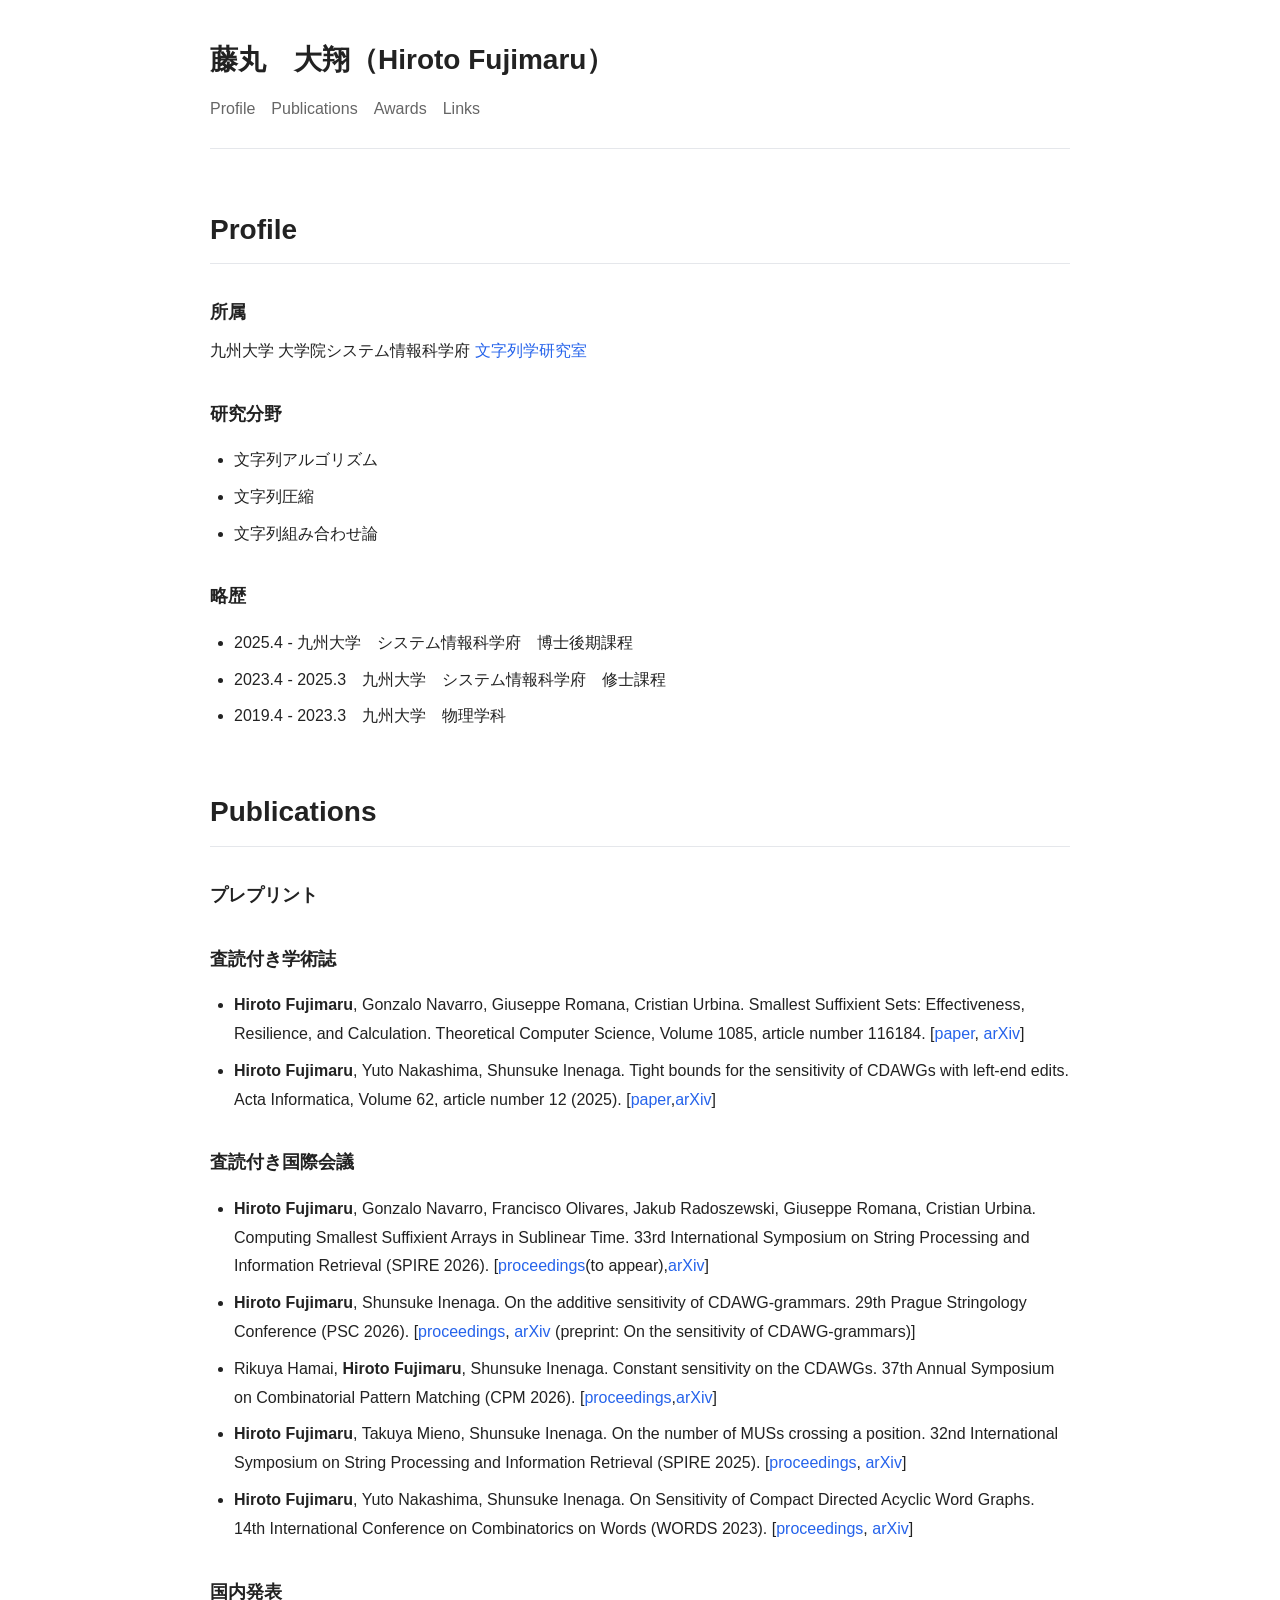
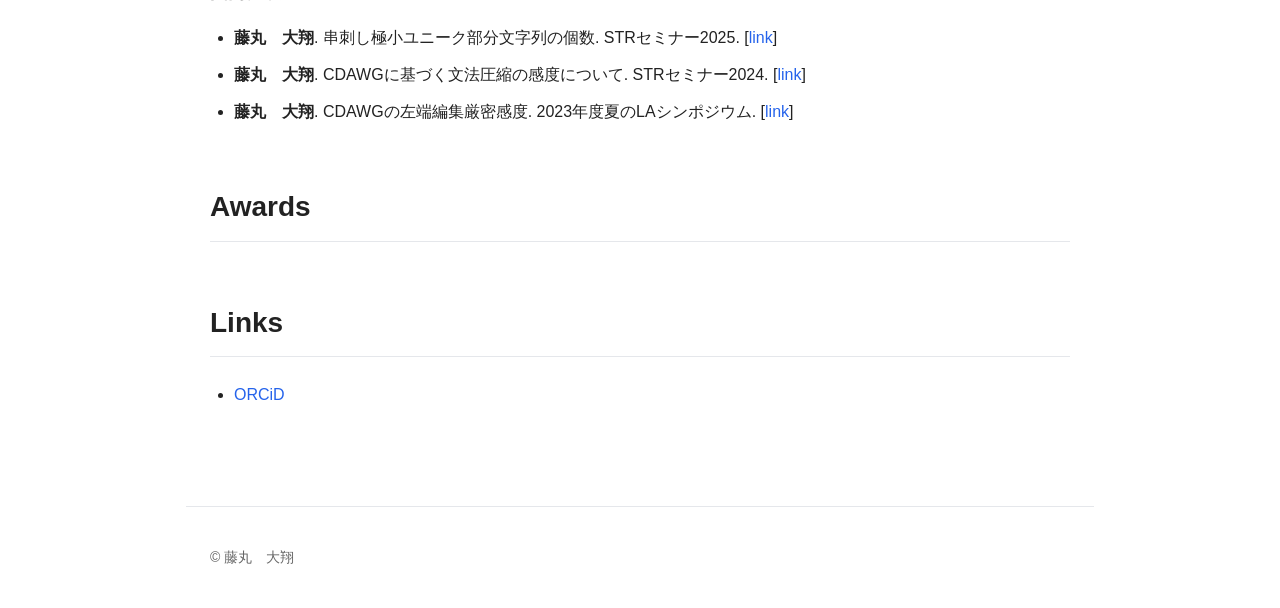
<file: index.html>
<!doctype html>
<html lang="ja">
<head>
  <meta charset="utf-8">
  <meta name="viewport" content="width=device-width, initial-scale=1">
  <title>藤丸　大翔 | Portfolio</title>
  <meta name="description" content="藤丸大翔（Hiroto Fujimaru）の研究者ポートフォリオ。文字列アルゴリズム・文字列圧縮・文字列組み合わせ論の研究業績を紹介。">

  <link rel="stylesheet" href="style.css">
</head>

<body>
  <div class="content">
    <header class="site-header">
      <h1>藤丸　大翔（Hiroto Fujimaru）</h1>

      <nav class="header-nav">
        <a href="#profile">Profile</a>
        <a href="#publications">Publications</a>
        <a href="#awards">Awards</a>
        <a href="#links">Links</a>
      </nav>
    </header>

    <main>
      <section id="profile" class="section">
        <h2>Profile</h2>

        <h3>所属</h3>
          九州大学 大学院システム情報科学府
           <a href="https://sites.google.com/view/strads-qu/home">文字列学研究室</a>

        <h3>研究分野</h3>
        <ul>
          <li>文字列アルゴリズム</li>
          <li>文字列圧縮</li>
          <li>文字列組み合わせ論</li>
        </ul>
        <h3>略歴</h3>
        <ul>
          <li>2025.4 - 九州大学　システム情報科学府　博士後期課程</li>
          <li>2023.4 - 2025.3　九州大学　システム情報科学府　修士課程</li>
          <li>2019.4 - 2023.3　九州大学　物理学科</li>
        </ul>
      </section>

      <section id="publications" class="section">
        <h2>Publications</h2>

        <h3>プレプリント</h3>
        <ul>
          
        </ul>

        <h3>査読付き学術誌</h3>
          <ul>
          <li>
            <strong>Hiroto Fujimaru</strong>, Gonzalo Navarro, Giuseppe Romana, Cristian Urbina.
            Smallest Suffixient Sets: Effectiveness, Resilience, and Calculation.
            Theoretical Computer Science, Volume 1085, article number 116184.
            [<a href="https://www.sciencedirect.com/science/article/pii/S0304397526004135">paper</a>, <a href="https://arxiv.org/abs/2506.05638">arXiv</a>]
          </li>
          <li>
            <strong>Hiroto Fujimaru</strong>, Yuto Nakashima, Shunsuke Inenaga.
            Tight bounds for the sensitivity of CDAWGs with left-end edits.
            Acta Informatica, Volume 62, article number 12 (2025).
            [<a href="https://link.springer.com/article/10.1007/s00236-025-00478-y">paper</a>,<a href="https://arxiv.org/abs/2303.01726v5">arXiv</a>]
          </li>
          </ul>
        <h3>査読付き国際会議</h3>
        <ul>
          <li>
            <strong>Hiroto Fujimaru</strong>, Gonzalo Navarro, Francisco Olivares, Jakub Radoszewski, Giuseppe Romana, Cristian Urbina.
            Computing Smallest Suffixient Arrays in Sublinear Time.
            33rd International Symposium on String Processing and Information Retrieval (SPIRE 2026).
            [<a href="#">proceedings</a>(to appear),<a href="https://arxiv.org/abs/2607.00204">arXiv</a>]
          </li>
          <li>
            <strong>Hiroto Fujimaru</strong>, Shunsuke Inenaga.
            On the additive sensitivity of CDAWG-grammars.
            29th Prague Stringology Conference (PSC 2026).
            [<a href="https://www.stringology.org/event/2026/p05.html">proceedings</a>, <a href="https://arxiv.org/abs/2503.02415">arXiv</a> (preprint: On the sensitivity of CDAWG-grammars)]
          </li>
          <li>
            Rikuya Hamai, <strong>Hiroto Fujimaru</strong>, Shunsuke Inenaga.
            Constant sensitivity on the CDAWGs.
           37th Annual Symposium on Combinatorial Pattern Matching (CPM 2026).
            [<a href="https://drops.dagstuhl.de/entities/document/10.4230/LIPIcs.CPM.2026.8">proceedings</a>,<a href="https://arxiv.org/abs/2502.05915">arXiv</a>]
          </li>
          <li>
            <strong>Hiroto Fujimaru</strong>, Takuya Mieno, Shunsuke Inenaga.
            On the number of MUSs crossing a position.
           32nd International Symposium on String Processing and Information Retrieval (SPIRE 2025).
            [<a href="https://link.springer.com/chapter/10.1007/978-3-032-05228-5_11">proceedings</a>, <a href="https://arxiv.org/abs/2508.16092">arXiv</a>]
          </li>
          <li>
            <strong>Hiroto Fujimaru</strong>, Yuto Nakashima, Shunsuke Inenaga.
            On Sensitivity of Compact Directed Acyclic Word Graphs.
           14th International Conference on Combinatorics on Words (WORDS 2023).
            [<a href="https://link.springer.com/chapter/10.1007/978-3-031-33180-0_13">proceedings</a>, <a href="https://arxiv.org/abs/2303.01726v2">arXiv</a>]
          </li>
        </ul>

        <h3>国内発表</h3>
        <ul>
          <li>
            <strong>藤丸　大翔</strong>.
            串刺し極小ユニーク部分文字列の個数.
            STRセミナー2025.
            [<a href="https://str-seminar.github.io/2025/index.html">link</a>]
          </li>
          <li>
            <strong>藤丸　大翔</strong>.
            CDAWGに基づく文法圧縮の感度について.
            STRセミナー2024.
            [<a href="https://sites.google.com/view/str2024sapporo#h.zbkjpojqd9g">link</a>]
          </li>
          <li>
            <strong>藤丸　大翔</strong>.
            CDAWGの左端編集厳密感度.
            2023年度夏のLAシンポジウム.
            [<a href="https://la-symposium.github.io/2023/summer.html">link</a>]
          </li>
        </ul>
      </section>

      <section id="awards" class="section">
        <h2>Awards</h2>
        <ul>
        </ul>
      </section>

      <section id="links" class="section">
        <h2>Links</h2>
        <ul>
           <li>
           <a href="https://orcid.org/0009-0001-0690-7442">ORCiD</a>
           </li>
        </ul>
      </section>
    </main>
  </div>

  <footer>
    <p>&copy; 藤丸　大翔</p>
  </footer>

  <script src="script.js"></script>
</body>
</html>
</file>
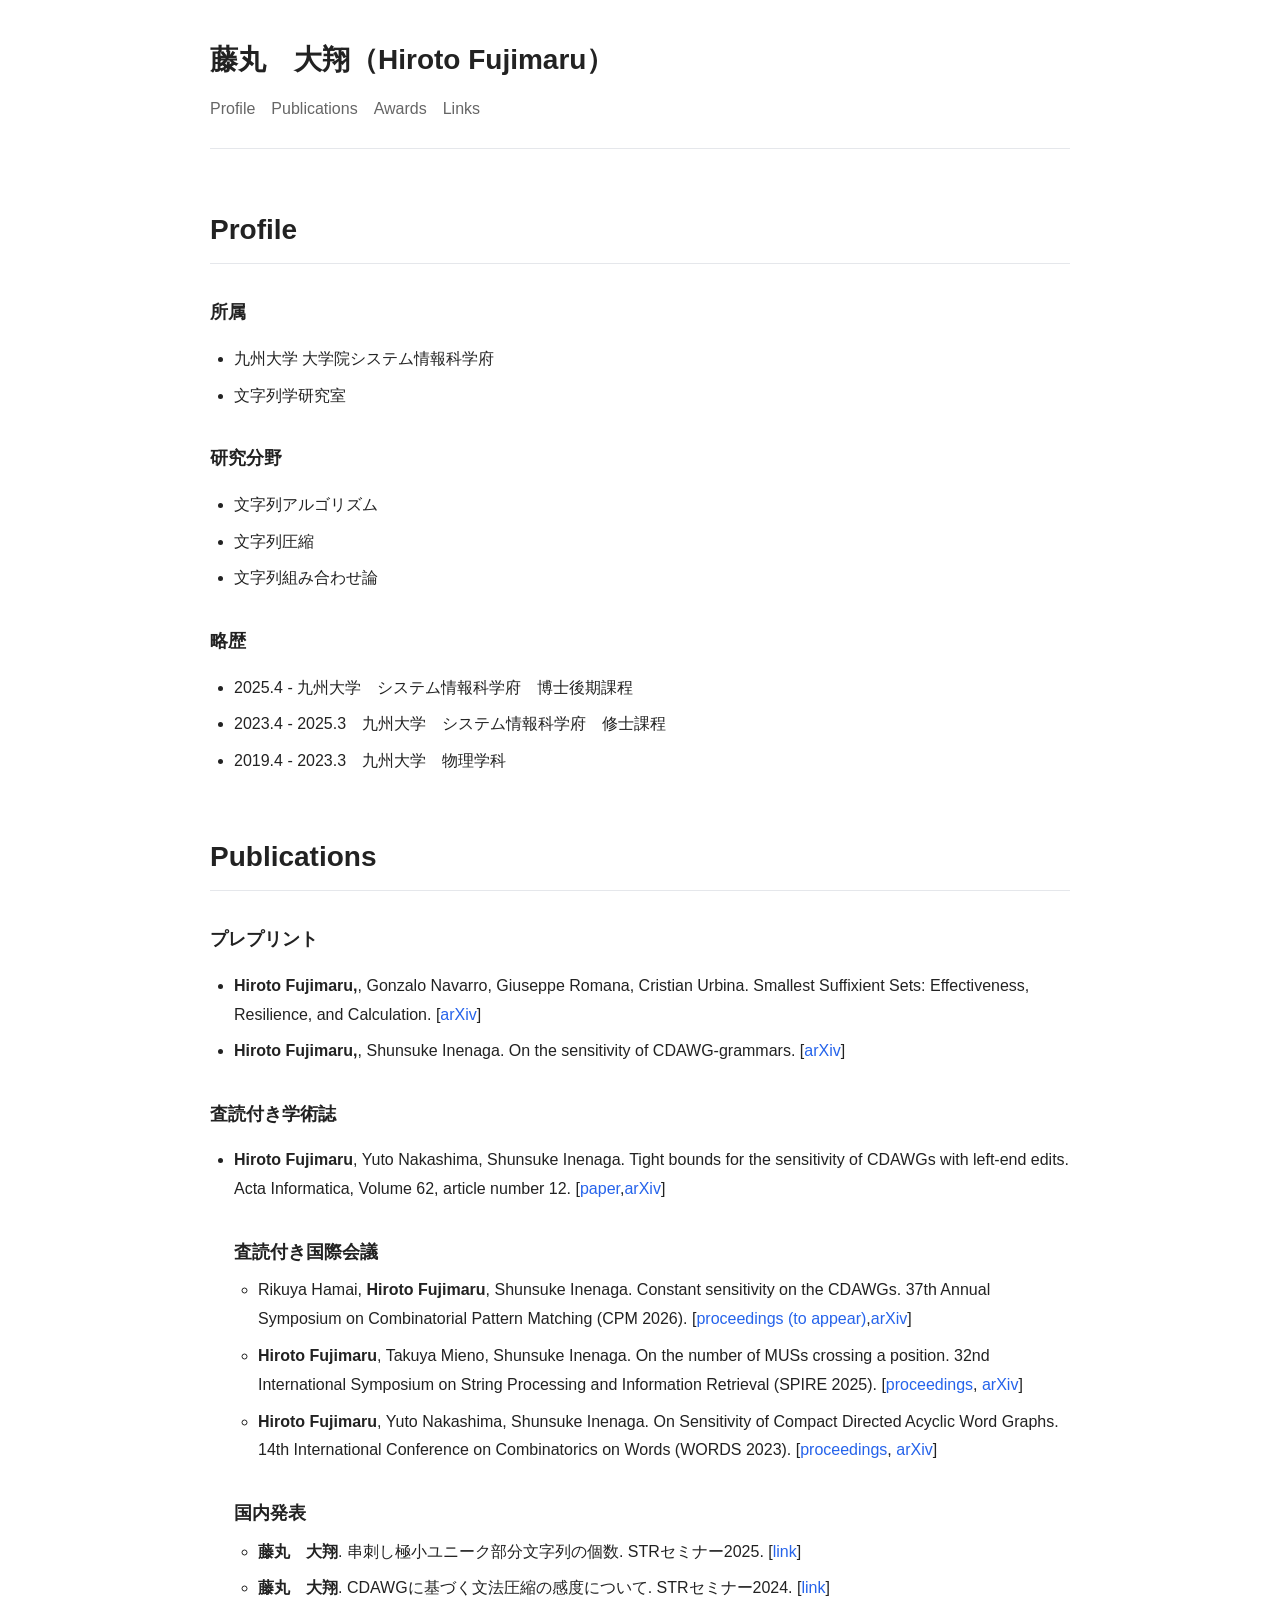
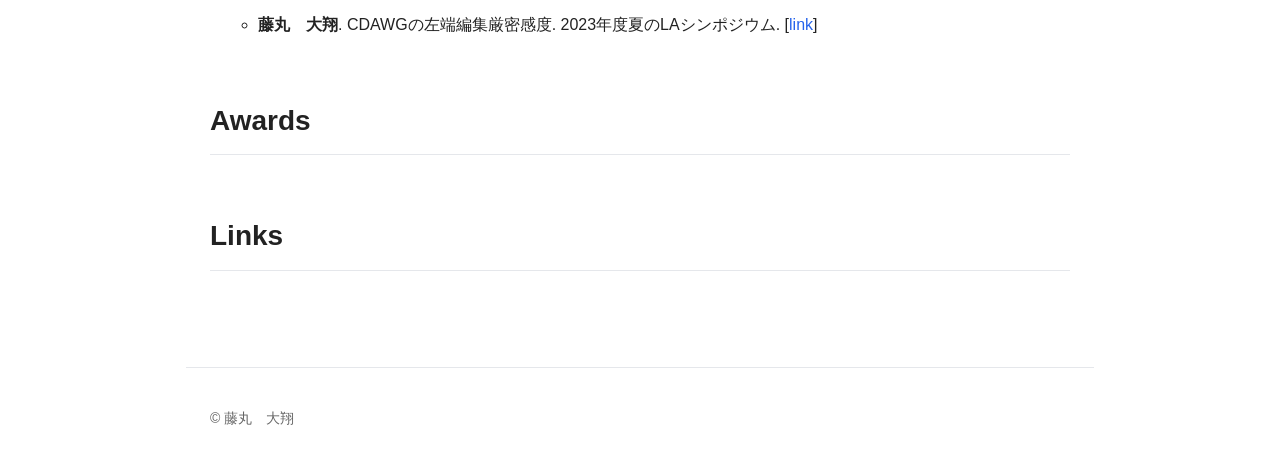
<file: inedx.html>
<!doctype html>
<html lang="ja">
<head>
  <meta charset="utf-8">
  <meta name="viewport" content="width=device-width, initial-scale=1">
  <title>藤丸　大翔 | Portfolio</title>
  <meta name="description" content="あなたの名前のポートフォリオサイト">

  <link rel="stylesheet" href="style.css">
</head>

<body>
  <div class="content">
    <header class="site-header">
      <h1>藤丸　大翔（Hiroto Fujimaru）</h1>

      <nav class="header-nav">
        <a href="#profile">Profile</a>
        <a href="#publications">Publications</a>
        <a href="#awards">Awards</a>
        <a href="#links">Links</a>
      </nav>
    </header>

    <main>
      <section id="profile" class="section">
        <h2>Profile</h2>

        <h3>所属</h3>
        <ul>
          <li>九州大学 大学院システム情報科学府</li>
          <li>文字列学研究室</li>
        </ul>

        <h3>研究分野</h3>
        <ul>
          <li>文字列アルゴリズム</li>
          <li>文字列圧縮</li>
          <li>文字列組み合わせ論</li>
        </ul>

        <h3>略歴</h3>
        <ul>
          <li>2025.4 - 九州大学　システム情報科学府　博士後期課程</li>
          <li>2023.4 - 2025.3　九州大学　システム情報科学府　修士課程</li>
          <li>2019.4 - 2023.3　九州大学　物理学科</li>
        </ul>
      </section>

      <section id="publications" class="section">
        <h2>Publications</h2>

        <h3>プレプリント</h3>
        <ul>
          <li>
            <strong>Hiroto Fujimaru,</strong>, Gonzalo Navarro, Giuseppe Romana, Cristian Urbina.
            Smallest Suffixient Sets: Effectiveness, Resilience, and Calculation.
            [<a href="https://arxiv.org/abs/2506.05638">arXiv</a>]
          </li>
          <li>
            <strong>Hiroto Fujimaru,</strong>, Shunsuke Inenaga.
            On the sensitivity of CDAWG-grammars.
            [<a href="https://arxiv.org/abs/2503.02415">arXiv</a>]
          </li>
        </ul>

        <h3>査読付き学術誌</h3>
          <ul>
          <li>
            <strong>Hiroto Fujimaru</strong>, Yuto Nakashima, Shunsuke Inenaga.
            Tight bounds for the sensitivity of CDAWGs with left-end edits.
            Acta Informatica, Volume 62, article number 12.
            [<a href="https://link.springer.com/article/10.1007/s00236-025-00478-y">paper</a>,<a href="https://arxiv.org/abs/2303.01726v5">arXiv</a>]
          </li>
        <h3>査読付き国際会議</h3>
        <ul>
          <li>
            Rikuya Hamai, <strong>Hiroto Fujimaru</strong>, Shunsuke Inenaga.
            Constant sensitivity on the CDAWGs.
           37th Annual Symposium on Combinatorial Pattern Matching (CPM 2026).
            [<a href="#">proceedings (to appear)</a>,<a href="https://arxiv.org/abs/2502.05915">arXiv</a>]
          </li>
          <li>
            <strong>Hiroto Fujimaru</strong>, Takuya Mieno, Shunsuke Inenaga.
            On the number of MUSs crossing a position.
           32nd International Symposium on String Processing and Information Retrieval (SPIRE 2025).
            [<a href="https://link.springer.com/chapter/10.1007/978-3-032-05228-5_11">proceedings</a>, <a href="https://arxiv.org/abs/2508.16092">arXiv</a>]
          </li>
          <li>
            <strong>Hiroto Fujimaru</strong>, Yuto Nakashima, Shunsuke Inenaga.
            On Sensitivity of Compact Directed Acyclic Word Graphs.
           14th International Conference on Combinatorics on Words (WORDS 2023).
            [<a href="https://link.springer.com/chapter/10.1007/978-3-031-33180-0_13">proceedings</a>, <a href="https://arxiv.org/abs/2303.01726v2">arXiv</a>]
          </li>
        </ul>

        <h3>国内発表</h3>
        <ul>
          <li>
            <strong>藤丸　大翔</strong>.
            串刺し極小ユニーク部分文字列の個数.
            STRセミナー2025.
            [<a href="https://str-seminar.github.io/2025/index.html">link</a>]
          </li>
          <li>
            <strong>藤丸　大翔</strong>.
            CDAWGに基づく文法圧縮の感度について.
            STRセミナー2024.
            [<a href="https://sites.google.com/view/str2024sapporo#h.zbkjpojqd9g">link</a>]
          </li>
          <li>
            <strong>藤丸　大翔</strong>.
            CDAWGの左端編集厳密感度.
            2023年度夏のLAシンポジウム.
            [<a href="https://la-symposium.github.io/2023/summer.html">link</a>]
          </li>
        </ul>
      </section>

      <section id="awards" class="section">
        <h2>Awards</h2>
        <ul>
        </ul>
      </section>

      <section id="links" class="section">
        <h2>Links</h2>
        <ul>
        </ul>
      </section>
    </main>
  </div>

  <footer>
    <p>&copy; 藤丸　大翔</p>
  </footer>

  <script src="script.js"></script>
</body>
</html>
</file>
<file: style.css>
:root {
  --bg: #ffffff;
  --text: #222222;
  --muted: #666666;
  --link: #2563eb;
  --border: #e5e7eb;
  --section-bg: #ffffff;
}

body {
  margin: 0;
  font-family: -apple-system, BlinkMacSystemFont, "Segoe UI", sans-serif;
  line-height: 1.8;
  color: var(--text);
  background: var(--bg);
}

.content {
  max-width: 860px;
  margin: 0 auto;
  padding: 40px 24px;
}

.site-header {
  margin-bottom: 56px;
  padding-bottom: 24px;
  border-bottom: 1px solid var(--border);
}

.site-header h1 {
  margin: 0 0 16px;
  font-size: 28px;
  line-height: 1.4;
}

.header-nav {
  display: flex;
  flex-wrap: wrap;
  gap: 16px;
}

.header-nav a {
  color: var(--muted);
  text-decoration: none;
}

.header-nav a:hover {
  color: var(--link);
}

.section {
  margin-bottom: 56px;
}

.section h2 {
  font-size: 28px;
  margin-bottom: 24px;
  border-bottom: 1px solid var(--border);
  padding-bottom: 8px;
}

.section h3 {
  font-size: 18px;
  margin-top: 32px;
  margin-bottom: 8px;
}

ul {
  padding-left: 1.5em;
}

li {
  margin-bottom: 8px;
}

a {
  color: var(--link);
  text-decoration: none;
}

a:hover {
  text-decoration: underline;
}

footer {
  max-width: 860px;
  margin: 0 auto;
  padding: 24px;
  color: var(--muted);
  font-size: 14px;
  border-top: 1px solid var(--border);
}

@media (prefers-color-scheme: dark) {
  :root {
    --bg: #111111;
    --text: #eeeeee;
    --muted: #aaaaaa;
    --link: #93c5fd;
    --border: #333333;
    --section-bg: #111111;
  }
}
</file>
